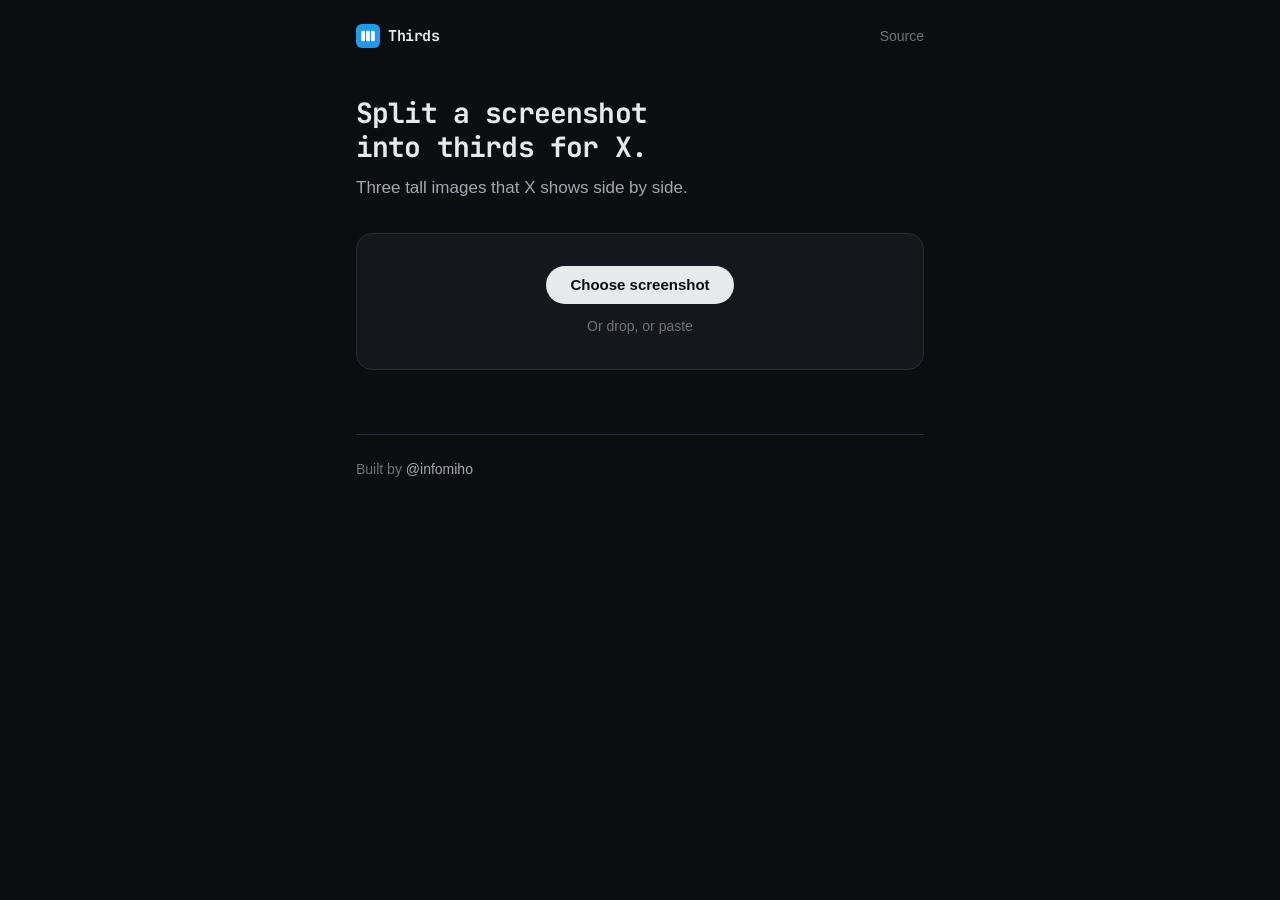
<file: public/index.html>
<!doctype html>
<html lang="en">
<head>
  <meta charset="utf-8">
  <meta name="viewport" content="width=device-width, initial-scale=1">
  <title>Thirds</title>
  <meta name="description" content="Split a wide screenshot into three tall images that X shows side by side.">
  <meta name="color-scheme" content="dark">
  <meta property="og:type" content="website">
  <meta property="og:url" content="https://thirds.static.miho.dev/">
  <meta property="og:title" content="Thirds">
  <meta property="og:description" content="Split a wide screenshot into three tall images that X shows side by side.">
  <meta property="og:image" content="https://thirds.static.miho.dev/og.png">
  <meta property="og:image:width" content="1200">
  <meta property="og:image:height" content="630">
  <meta name="twitter:card" content="summary_large_image">
  <link rel="icon" href="favicon.svg" type="image/svg+xml">
  <link rel="apple-touch-icon" href="apple-touch-icon.png">
  <link rel="preconnect" href="https://fonts.googleapis.com">
  <link rel="preconnect" href="https://fonts.gstatic.com" crossorigin>
  <link href="https://fonts.googleapis.com/css2?family=JetBrains+Mono:wght@500;700&display=swap" rel="stylesheet">
  <link rel="stylesheet" href="styles.css">
  <script type="module" src="app.js"></script>
</head>
<body>
  <main class="app">
    <nav class="topbar">
      <a class="wordmark" href="/">
        <svg class="mark" viewBox="0 0 32 32" aria-hidden="true"><rect width="32" height="32" rx="8" fill="#1d9bf0"/><rect x="7" y="9" width="5" height="14" rx="1.5" fill="#fff"/><rect x="13.5" y="9" width="5" height="14" rx="1.5" fill="#fff"/><rect x="20" y="9" width="5" height="14" rx="1.5" fill="#fff"/></svg>
        Thirds
      </a>
      <a class="topbar-link" href="https://github.com/infomiho/thirds">Source</a>
    </nav>

    <header class="hero">
      <h1>Split a screenshot into thirds for X.</h1>
      <p>Three tall images that X shows side by side.</p>
    </header>

    <section class="dropzone" id="dropzone" tabindex="0" role="button" aria-label="Choose a screenshot">
      <input type="file" id="file-input" accept="image/*" hidden>
      <span class="button button-primary">Choose screenshot</span>
      <p class="dropzone-hint">Or drop, or paste</p>
    </section>

    <section class="report" id="report" hidden aria-live="polite"></section>

    <section class="result" id="result" hidden>
      <div class="section">
        <h2 class="eyebrow">Preview</h2>
        <article class="post">
          <div class="post-header">
            <div class="avatar" aria-hidden="true"></div>
            <div class="identity">
              <span class="identity-row">
                <span class="name" contenteditable="true" spellcheck="false">Your Name</span>
                <svg class="verified" viewBox="0 0 22 22" aria-label="Verified account"><path d="M20.396 11c-.018-.646-.215-1.275-.57-1.816-.354-.54-.852-.972-1.438-1.246.223-.607.27-1.264.14-1.897-.131-.634-.437-1.218-.882-1.687-.47-.445-1.053-.75-1.687-.882-.633-.13-1.29-.083-1.897.14-.273-.587-.704-1.086-1.245-1.44S11.647 1.62 11 1.604c-.646.017-1.273.213-1.813.568s-.969.854-1.24 1.44c-.608-.223-1.267-.272-1.902-.14-.635.13-1.22.436-1.69.882-.445.47-.749 1.055-.878 1.688-.13.633-.08 1.29.144 1.896-.587.274-1.087.705-1.443 1.245-.356.54-.555 1.17-.574 1.817.02.647.218 1.276.574 1.817.356.54.856.972 1.443 1.245-.224.606-.274 1.263-.144 1.896.13.634.434 1.218.877 1.688.47.443 1.054.747 1.687.878.633.132 1.29.084 1.897-.136.274.586.705 1.084 1.246 1.439.54.354 1.17.551 1.816.569.647-.016 1.276-.213 1.817-.567s.972-.854 1.245-1.44c.604.239 1.266.296 1.903.164.636-.132 1.22-.447 1.68-.907.46-.46.776-1.044.908-1.681s.075-1.299-.165-1.903c.586-.274 1.084-.705 1.439-1.246.354-.54.551-1.17.569-1.816zM9.662 14.85l-3.429-3.428 1.293-1.302 2.072 2.072 4.4-4.794 1.347 1.246z"/></svg>
              </span>
              <span class="handle" contenteditable="true" spellcheck="false">@you</span>
            </div>
            <span class="more" aria-hidden="true">···</span>
          </div>

          <p class="post-text" contenteditable="true" spellcheck="false">getting in on the trend :)</p>

          <div class="carousel-wrap">
            <div class="carousel" id="carousel" tabindex="0" aria-label="Post images"></div>
            <button class="carousel-nav carousel-prev" id="carousel-prev" aria-label="Previous image" hidden>
              <svg viewBox="0 0 24 24"><path d="M15.5 4.5 8 12l7.5 7.5"/></svg>
            </button>
            <button class="carousel-nav carousel-next" id="carousel-next" aria-label="Next image" hidden>
              <svg viewBox="0 0 24 24"><path d="M8.5 4.5 16 12l-7.5 7.5"/></svg>
            </button>
          </div>

          <p class="meta" id="post-meta"></p>

          <div class="actions" aria-hidden="true">
            <span><svg viewBox="0 0 24 24"><path d="M3 12a9 9 0 0 1 9-9 9 9 0 0 1 9 9 9 9 0 0 1-9 9c-1.4 0-2.7-.3-3.9-.9L4 21l1.2-3.6A8.9 8.9 0 0 1 3 12z"/></svg>3</span>
            <span><svg viewBox="0 0 24 24"><path d="M4 9V7a3 3 0 0 1 3-3h10M17 4l-3-3M17 4l-3 3M20 15v2a3 3 0 0 1-3 3H7m0 0 3 3m-3-3 3-3"/></svg></span>
            <span><svg viewBox="0 0 24 24"><path d="M12 20.5s-8-4.9-8-11A4.5 4.5 0 0 1 12 7a4.5 4.5 0 0 1 8 2.5c0 6.1-8 11-8 11z"/></svg>9</span>
            <span><svg viewBox="0 0 24 24"><path d="M6 3h12v18l-6-4-6 4z"/></svg>6</span>
            <span><svg viewBox="0 0 24 24"><path d="M12 3v13M7 8l5-5 5 5M4 14v5a2 2 0 0 0 2 2h12a2 2 0 0 0 2-2v-5"/></svg></span>
          </div>
        </article>
      </div>

      <div class="section">
        <h2 class="eyebrow">Download</h2>
        <div class="downloads" id="downloads"></div>
        <div class="download-actions">
          <button class="button button-primary" id="download-all">Download all</button>
        </div>
      </div>
    </section>

    <footer class="footer">
      <p>Built by <a href="https://x.com/infomiho">@infomiho</a></p>
    </footer>
  </main>
</body>
</html>
</file>
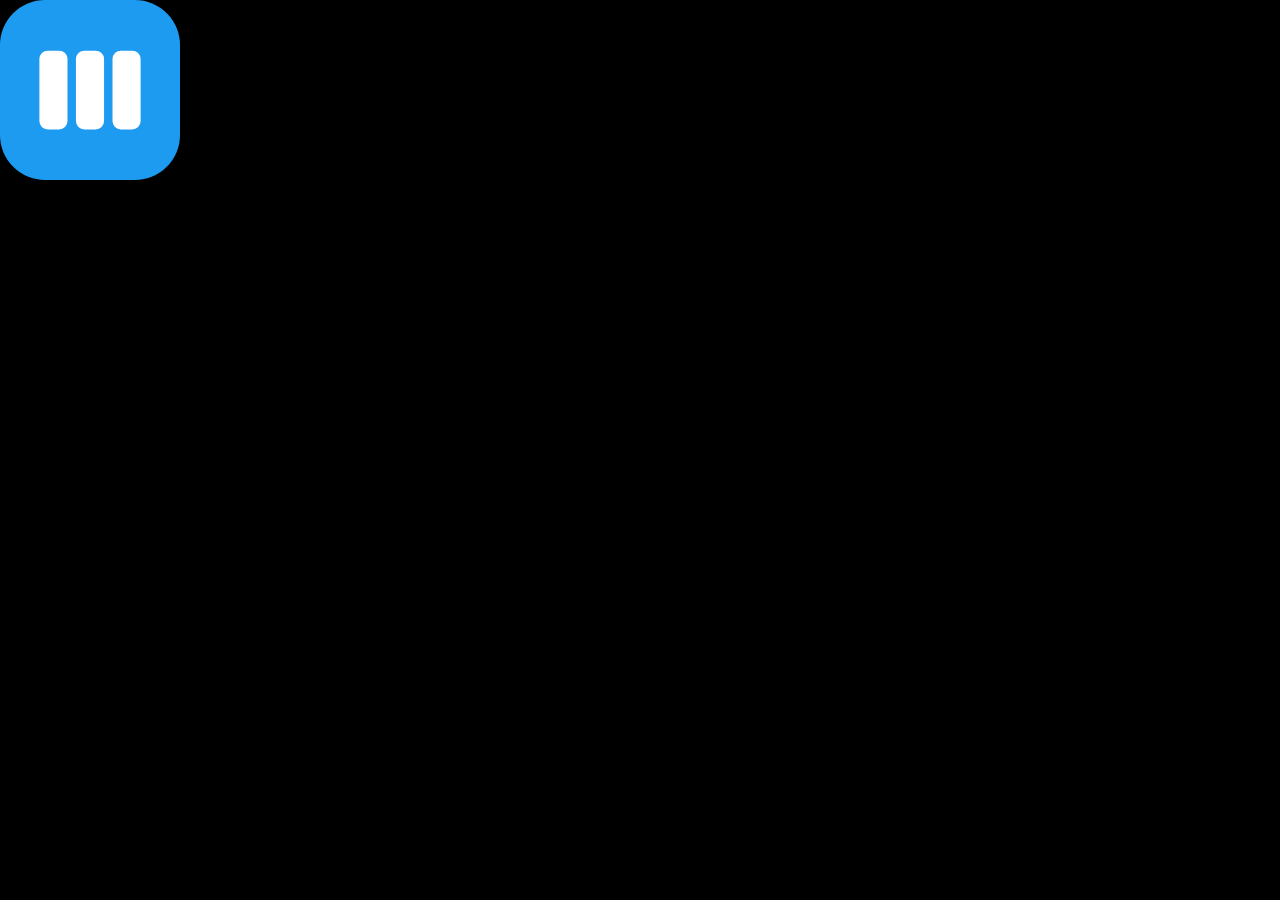
<file: assets/icon.html>
<!doctype html>
<html lang="en">
<head>
  <meta charset="utf-8">
  <title>Icon</title>
  <style> body { margin: 0; background: #000; } #icon { width: 180px; height: 180px; display: block; } </style>
</head>
<body>
  <svg id="icon" viewBox="0 0 32 32" xmlns="http://www.w3.org/2000/svg"><rect width="32" height="32" rx="8" fill="#1d9bf0"/><rect x="7" y="9" width="5" height="14" rx="1.5" fill="#fff"/><rect x="13.5" y="9" width="5" height="14" rx="1.5" fill="#fff"/><rect x="20" y="9" width="5" height="14" rx="1.5" fill="#fff"/></svg>
</body>
</html>
</file>
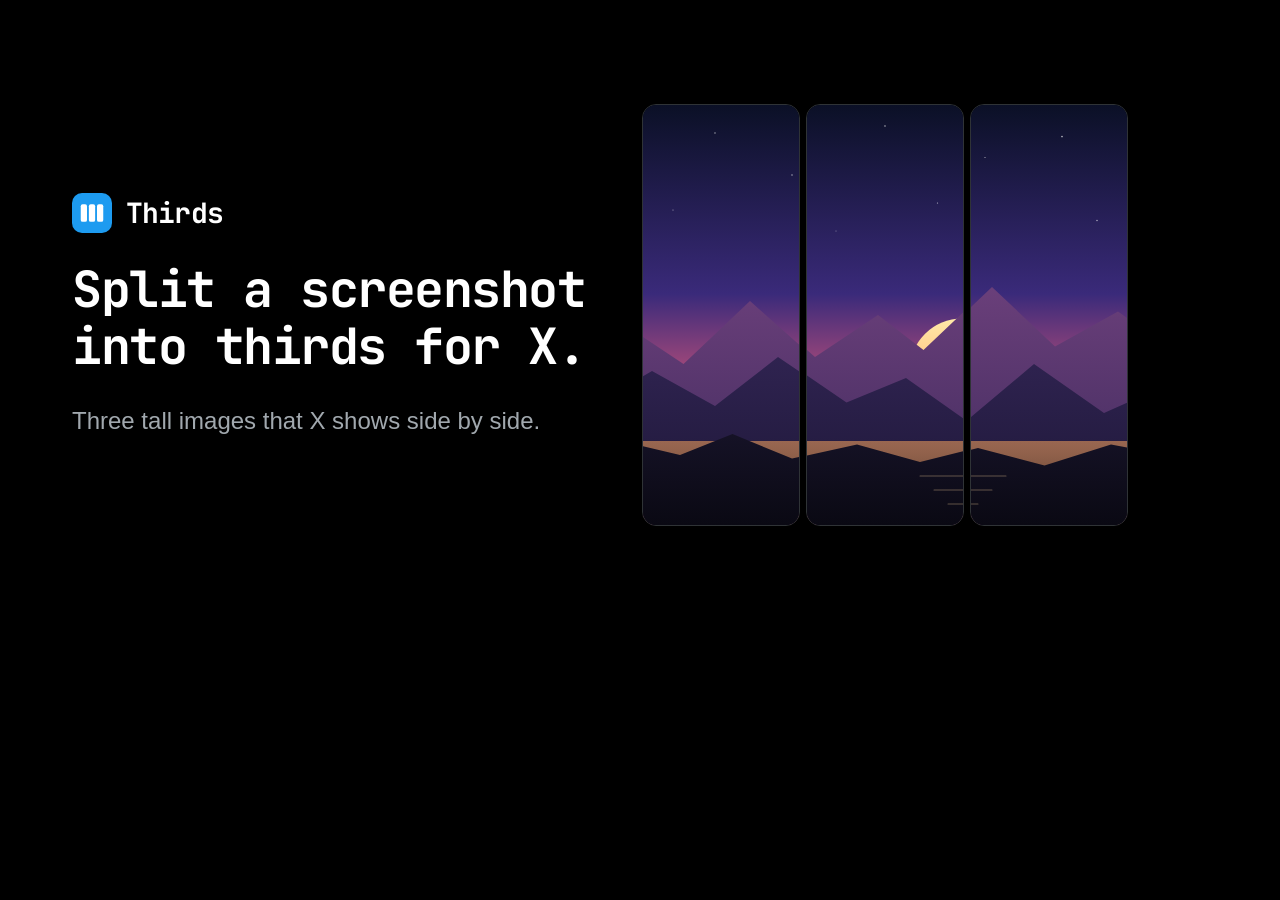
<file: assets/og.html>
<!doctype html>
<html lang="en">
<head>
  <meta charset="utf-8">
  <title>OG image</title>
  <link rel="preconnect" href="https://fonts.googleapis.com">
  <link rel="preconnect" href="https://fonts.gstatic.com" crossorigin>
  <link href="https://fonts.googleapis.com/css2?family=JetBrains+Mono:wght@700&display=swap" rel="stylesheet">
  <style>
    body { margin: 0; background: #000; font-family: -apple-system, BlinkMacSystemFont, "Segoe UI", Roboto, Helvetica, Arial, sans-serif; }
    #og { width: 1200px; height: 630px; background: #000; color: #fff; display: flex; align-items: center; padding: 0 72px; box-sizing: border-box; gap: 48px; }
    .copy { flex: 1; display: grid; gap: 28px; }
    .wordmark { display: flex; align-items: center; gap: 14px; font-size: 28px; font-weight: 700; font-family: "JetBrains Mono", monospace; letter-spacing: -0.03em; }
    .wordmark svg { width: 40px; height: 40px; }
    h1 { margin: 0; font-size: 50px; line-height: 1.15; letter-spacing: -0.03em; font-weight: 700; font-family: "JetBrains Mono", monospace; }
    p { margin: 0; font-size: 24px; line-height: 1.4; color: #a1a8ae; }
    .strips { display: flex; gap: 6px; }
    .strip { width: 156px; height: 420px; border-radius: 14px; overflow: hidden; border: 1px solid #2f3336; }
    .strip img { display: block; width: 480px; height: 420px; object-fit: cover; }
    .strip:nth-child(2) img { margin-left: -162px; }
    .strip:nth-child(3) img { margin-left: -324px; }
  </style>
</head>
<body>
  <div id="og">
    <div class="copy">
      <div class="wordmark">
        <svg viewBox="0 0 32 32"><rect width="32" height="32" rx="8" fill="#1d9bf0"/><rect x="7" y="9" width="5" height="14" rx="1.5" fill="#fff"/><rect x="13.5" y="9" width="5" height="14" rx="1.5" fill="#fff"/><rect x="20" y="9" width="5" height="14" rx="1.5" fill="#fff"/></svg>
        Thirds
      </div>
      <h1>Split a screenshot into thirds for X.</h1>
      <p>Three tall images that X shows side by side.</p>
    </div>
    <div class="strips">
      <div class="strip"><img src="scene.svg" alt=""></div>
      <div class="strip"><img src="scene.svg" alt=""></div>
      <div class="strip"><img src="scene.svg" alt=""></div>
    </div>
  </div>
</body>
</html>
</file>
<file: public/styles.css>
:root {
  --color-bg: #0b0e11;
  --color-surface: #14181c;
  --color-border: #262c32;
  --color-border-strong: #343b42;
  --color-text: #e7e9ea;
  --color-text-secondary: #a1a8ae;
  --color-text-muted: #6b7378;
  --color-accent: #1d9bf0;
  --color-accent-soft: rgb(29 155 240 / 0.1);
  --color-danger: #f4212e;
  --color-warning: #f5b400;
  --color-ok: #00ba7c;
  --color-post-bg: #000;
  --color-post-border: #2f3336;
  --color-post-muted: #71767b;

  --font-sans: -apple-system, BlinkMacSystemFont, "Segoe UI", Roboto, Helvetica, Arial, sans-serif;
  --font-mono: "JetBrains Mono", ui-monospace, SFMono-Regular, Menlo, monospace;

  --text-xs: 12px;
  --text-sm: 14px;
  --text-base: 15px;
  --text-md: 17px;
  --text-xl: 28px;

  --radius-md: 10px;
  --radius-lg: 16px;
  --radius-full: 9999px;
  --border: 1px solid var(--color-border);

  --space-1: 4px;
  --space-2: 8px;
  --space-3: 12px;
  --space-4: 16px;
  --space-6: 24px;
  --space-8: 32px;
  --space-12: 48px;
  --space-16: 64px;

  --shadow-sm: 0 1px 2px rgb(0 0 0 / 0.4);
  --shadow-md: 0 1px 2px rgb(0 0 0 / 0.4), 0 8px 24px rgb(0 0 0 / 0.35);

  --carousel-gap: 4px;
  --carousel-radius: 14.4px;
  --carousel-peek-factor: 1.67;
  --carousel-nav-size: 32px;
  --post-width: 600px;
}

* {
  box-sizing: border-box;
}

[hidden] {
  display: none !important;
}

body {
  margin: 0;
  background: var(--color-bg);
  color: var(--color-text);
  font-family: var(--font-sans);
  font-size: var(--text-base);
  line-height: 1.5;
  -webkit-font-smoothing: antialiased;
}

p {
  margin: 0;
}

a {
  color: inherit;
}

.app {
  max-width: var(--post-width);
  margin: 0 auto;
  padding: var(--space-6) var(--space-4) var(--space-16);
}

.app > * {
  min-width: 0;
}

.topbar {
  display: flex;
  align-items: center;
  justify-content: space-between;
  margin-bottom: var(--space-12);
}

.wordmark {
  display: inline-flex;
  align-items: center;
  gap: var(--space-2);
  font-family: var(--font-mono);
  font-weight: 700;
  letter-spacing: -0.03em;
  text-decoration: none;
}

.mark {
  width: 24px;
  height: 24px;
}

.topbar-link {
  font-size: var(--text-sm);
  color: var(--color-text-muted);
  text-decoration: none;
  transition: color 150ms ease-out;
}

.topbar-link:hover {
  color: var(--color-text);
}

.hero {
  margin-bottom: var(--space-8);
}

h1 {
  font-family: var(--font-mono);
  font-size: var(--text-xl);
  font-weight: 700;
  line-height: 1.2;
  letter-spacing: -0.03em;
  margin: 0 0 var(--space-3);
  text-wrap: balance;
}

.hero p {
  font-size: var(--text-md);
  color: var(--color-text-secondary);
  max-width: 52ch;
}

.button {
  display: inline-flex;
  align-items: center;
  justify-content: center;
  border-radius: var(--radius-full);
  padding: 10px var(--space-6);
  font: inherit;
  font-weight: 700;
  line-height: 1.2;
  border: none;
  cursor: pointer;
  transition-property: background-color, color, scale;
  transition-duration: 150ms;
  transition-timing-function: ease-out;
}

.button:active,
.dropzone:active .button {
  scale: 0.96;
}

.button:focus-visible,
.topbar-link:focus-visible,
.footer a:focus-visible,
.download-card a:focus-visible {
  outline: 2px solid var(--color-accent);
  outline-offset: 2px;
  border-radius: var(--radius-full);
}

.button-primary {
  background: var(--color-text);
  color: var(--color-bg);
}

.button-primary:hover {
  background: #fff;
}

.dropzone {
  display: grid;
  justify-items: center;
  gap: var(--space-3);
  padding: var(--space-8) var(--space-6);
  background: var(--color-surface);
  border: var(--border);
  border-radius: var(--radius-lg);
  text-align: center;
  cursor: pointer;
  transition-property: border-color, background-color;
  transition-duration: 150ms;
  transition-timing-function: ease-out;
}

.dropzone:hover {
  border-color: var(--color-border-strong);
}

.dropzone:focus-visible {
  outline: 2px solid var(--color-accent);
  outline-offset: 2px;
}

.dropzone.is-over {
  border-color: var(--color-accent);
  background: var(--color-accent-soft);
}

.dropzone-hint {
  font-size: var(--text-sm);
  color: var(--color-text-muted);
}

.report {
  animation: rise 200ms ease-out both;
  margin-top: var(--space-4);
  padding: var(--space-3) var(--space-4);
  background: var(--color-surface);
  border: var(--border);
  border-radius: var(--radius-md);
  display: grid;
  gap: var(--space-2);
}

.report-dims {
  font-family: var(--font-mono);
  font-size: var(--text-xs);
  color: var(--color-text-muted);
}

.report ul {
  margin: 0;
  padding: 0;
  list-style: none;
  display: grid;
  gap: var(--space-1);
}

.report li {
  display: flex;
  gap: var(--space-2);
  align-items: baseline;
  font-size: var(--text-sm);
  color: var(--color-text-secondary);
}

.report li::before {
  content: "";
  flex-shrink: 0;
  width: 8px;
  height: 8px;
  border-radius: var(--radius-full);
  background: var(--note-color);
  translate: 0 -1px;
}

.report .is-error {
  --note-color: var(--color-danger);
}

.report .is-warning {
  --note-color: var(--color-warning);
}

.report .is-ok {
  --note-color: var(--color-ok);
}

.result {
  margin-top: var(--space-12);
  display: grid;
  gap: var(--space-12);
}

.section {
  display: grid;
  gap: var(--space-3);
  animation: rise 300ms ease-out both;
}

.section:nth-child(2) {
  animation-delay: 100ms;
}

@keyframes rise {
  from {
    opacity: 0;
    translate: 0 8px;
  }
}

.eyebrow {
  margin: 0;
  font-family: var(--font-mono);
  font-size: var(--text-xs);
  font-weight: 500;
  letter-spacing: 0.08em;
  text-transform: uppercase;
  color: var(--color-text-muted);
}

.post {
  background: var(--color-post-bg);
  border: 1px solid var(--color-post-border);
  border-radius: var(--radius-lg);
  padding: var(--space-3) var(--space-4);
  box-shadow: var(--shadow-md);
}

.post-header {
  display: flex;
  align-items: flex-start;
  gap: var(--space-3);
}

.avatar {
  width: 40px;
  height: 40px;
  border-radius: var(--radius-full);
  background: linear-gradient(135deg, var(--color-accent), #7856ff);
  flex-shrink: 0;
}

.identity {
  display: grid;
  line-height: 1.25;
  flex: 1;
  min-width: 0;
}

.identity-row {
  display: flex;
  align-items: center;
  gap: var(--space-1);
}

.name {
  font-weight: 700;
}

.handle {
  color: var(--color-post-muted);
}

.verified {
  width: 18px;
  height: 18px;
  fill: var(--color-accent);
}

.more {
  color: var(--color-post-muted);
  letter-spacing: 1px;
}

.post-text {
  margin: var(--space-3) 0;
  font-size: var(--text-md);
}

[contenteditable]:focus {
  outline: 1px dashed var(--color-accent);
  outline-offset: 2px;
  border-radius: 2px;
}

.carousel-wrap {
  position: relative;
}

/* Mirrors x.com: the first image takes roughly 60% of the width so the next one peeks in. */
.carousel {
  display: flex;
  gap: var(--carousel-gap);
  aspect-ratio: calc(var(--carousel-peek-factor) * var(--slice-aspect, 0.6));
  padding-block: 2px;
  overflow-x: auto;
  scroll-snap-type: x mandatory;
  overscroll-behavior-x: contain;
  scrollbar-width: none;
}

.carousel::-webkit-scrollbar {
  display: none;
}

.carousel-item {
  height: 100%;
  aspect-ratio: var(--slice-aspect, 0.6);
  flex-shrink: 0;
  scroll-snap-align: center;
  border: 1px solid var(--color-post-border);
  border-radius: var(--carousel-radius);
  overflow: hidden;
}

.carousel-item img {
  width: 100%;
  height: 100%;
  object-fit: cover;
  display: block;
}

.carousel-nav {
  position: absolute;
  top: 50%;
  translate: 0 -50%;
  width: var(--carousel-nav-size);
  height: var(--carousel-nav-size);
  border-radius: var(--radius-full);
  border: none;
  background: rgb(0 0 0 / 0.4);
  color: #fff;
  opacity: 0.7;
  cursor: pointer;
  display: grid;
  place-items: center;
  transition-property: opacity, scale;
  transition-duration: 150ms;
  transition-timing-function: ease-out;
}

.carousel-nav:hover {
  opacity: 1;
}

.carousel-nav:active {
  scale: 0.96;
}

.carousel-nav svg {
  width: 16px;
  height: 16px;
  fill: none;
  stroke: currentColor;
  stroke-width: 2.5;
  stroke-linecap: round;
  stroke-linejoin: round;
}

.carousel-prev {
  left: var(--space-1);
}

.carousel-next {
  right: var(--space-1);
}

.meta {
  margin-top: var(--space-3);
  color: var(--color-post-muted);
}

.meta strong {
  color: var(--color-text);
}

.actions {
  display: flex;
  justify-content: space-between;
  margin-top: var(--space-3);
  padding-top: var(--space-3);
  border-top: 1px solid var(--color-post-border);
  color: var(--color-post-muted);
  font-size: var(--text-sm);
}

.actions span {
  display: inline-flex;
  align-items: center;
  gap: var(--space-2);
}

.actions svg {
  width: 19px;
  height: 19px;
  fill: none;
  stroke: currentColor;
  stroke-width: 1.5;
  stroke-linecap: round;
  stroke-linejoin: round;
}

.downloads {
  display: grid;
  grid-template-columns: repeat(3, 1fr);
  gap: var(--space-3);
}

.download-card {
  display: grid;
  background: var(--color-surface);
  border: var(--border);
  border-radius: var(--radius-md);
  overflow: hidden;
  box-shadow: var(--shadow-sm);
}

.download-card img {
  width: 100%;
  aspect-ratio: 4 / 3;
  object-fit: cover;
  object-position: top;
  display: block;
  outline: 1px solid rgb(255 255 255 / 0.1);
  outline-offset: -1px;
}

.download-card-body {
  display: grid;
  gap: var(--space-2);
  padding: var(--space-3);
}

.download-card-title {
  display: flex;
  justify-content: space-between;
  align-items: baseline;
  font-size: var(--text-sm);
  font-weight: 600;
}

.download-card-title small {
  font-family: var(--font-mono);
  font-size: var(--text-xs);
  font-weight: 400;
  color: var(--color-text-muted);
}

.download-card a {
  justify-self: start;
  font-size: var(--text-sm);
  font-weight: 600;
  color: var(--color-accent);
  text-decoration: none;
}

.download-card a:hover {
  text-decoration: underline;
}

.download-actions {
  margin-top: var(--space-2);
}

.footer {
  margin-top: var(--space-16);
  padding-top: var(--space-6);
  border-top: var(--border);
  font-size: var(--text-sm);
  color: var(--color-text-muted);
}

.footer a {
  color: var(--color-text-secondary);
  text-decoration: none;
  transition: color 150ms ease-out;
}

.footer a:hover {
  color: var(--color-text);
}

@media (max-width: 520px) {
  h1 {
    font-size: 22px;
  }

  .downloads {
    grid-template-columns: 1fr;
  }
}

@media (prefers-reduced-motion: reduce) {
  .report,
  .section {
    animation: none;
  }

  .button,
  .carousel-nav {
    transition-property: background-color, color, opacity;
  }
}
</file>
